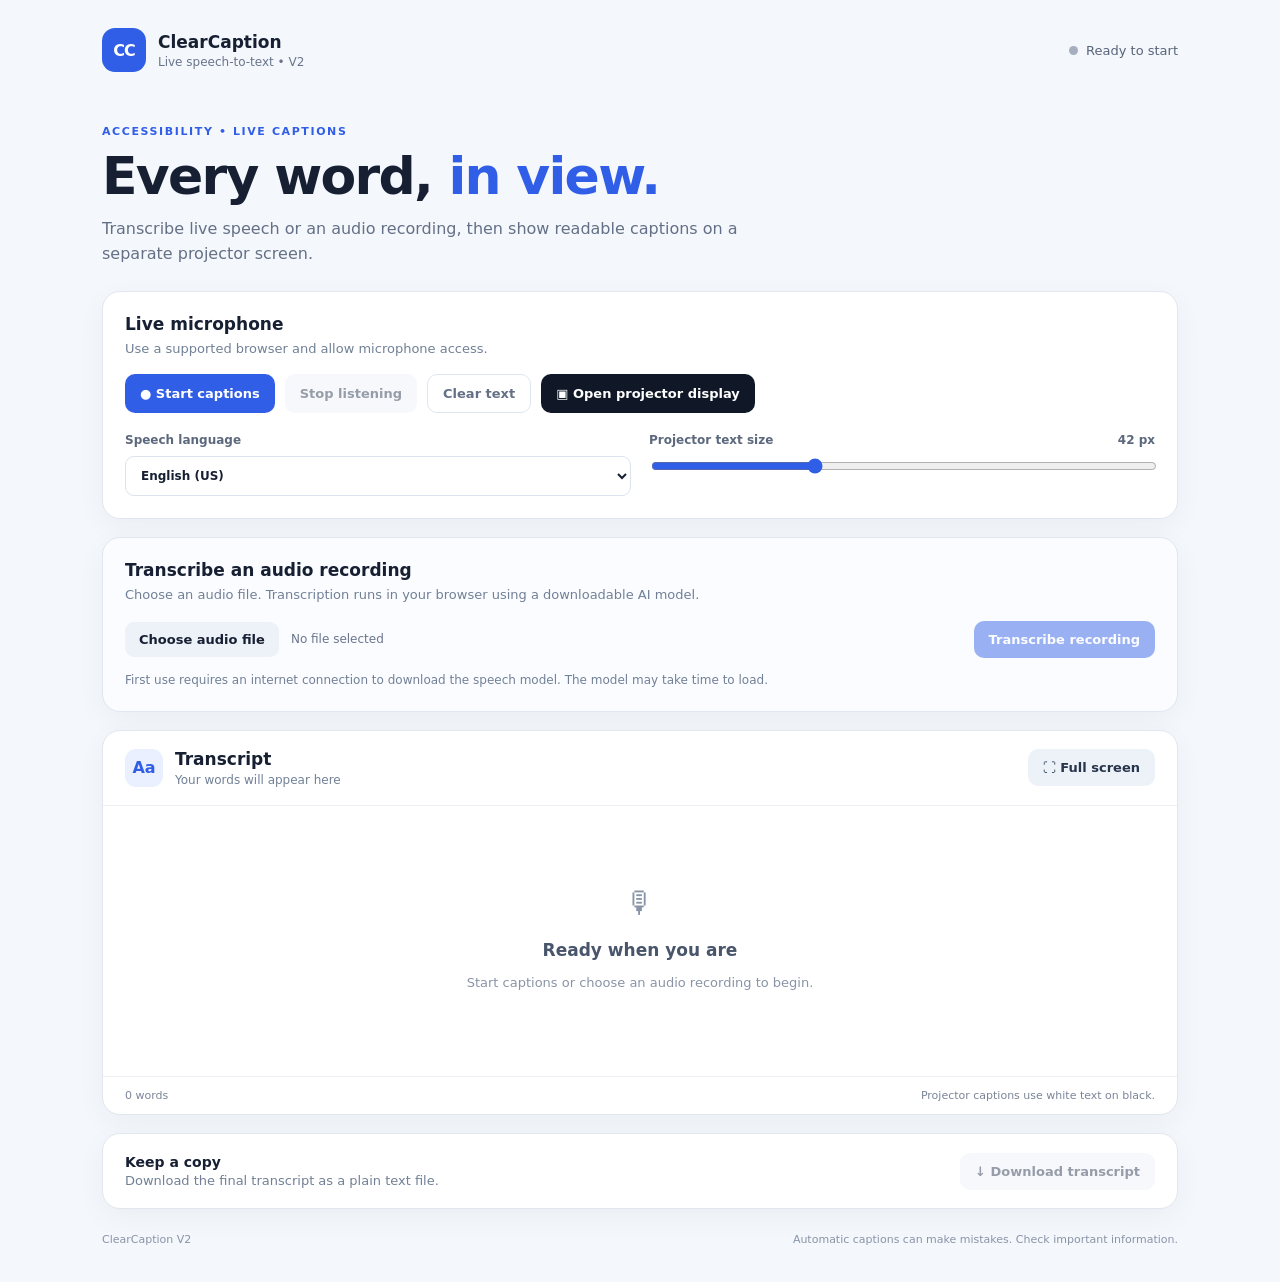
<file: index.html>
<!doctype html>
<html lang="en">
<head>
  <meta charset="utf-8">
  <meta name="viewport" content="width=device-width, initial-scale=1">
  <meta name="theme-color" content="#101827">
  <title>ClearCaption V2 — Live Speech to Text</title>
  <link rel="icon" type="image/svg+xml" href="CC.svg">
  <link rel="stylesheet" href="styles.css">
</head>
<body>
  <main class="app-shell">
    <header class="topbar">
      <a class="brand" href="#" aria-label="ClearCaption home">
        <span class="brand-mark" aria-hidden="true">CC</span>
        <span><strong>ClearCaption</strong><small>Live speech-to-text • V2</small></span>
      </a>
      <div class="live-indicator" id="liveIndicator"><span class="status-dot"></span><span id="statusText">Ready to start</span></div>
    </header>

    <section class="intro">
      <p class="eyebrow">ACCESSIBILITY • LIVE CAPTIONS</p>
      <h1>Every word, <span>in view.</span></h1>
      <p class="intro-copy">Transcribe live speech or an audio recording, then show readable captions on a separate projector screen.</p>
    </section>

    <section class="control-panel" aria-label="Caption controls">
      <div class="section-heading"><div><h2>Live microphone</h2><p>Use a supported browser and allow microphone access.</p></div></div>
      <div class="primary-controls">
        <button class="button button-primary" id="startBtn">● Start captions</button>
        <button class="button button-secondary" id="stopBtn" disabled>Stop listening</button>
        <button class="button button-quiet" id="clearBtn">Clear text</button>
        <button class="button button-projector" id="projectorBtn">▣ Open projector display</button>
      </div>
      <div class="settings-row">
        <label class="setting">
          <span>Speech language</span>
          <select id="languageSelect">
            <option value="en-US">English (US)</option>
            <option value="en-GB">English (UK)</option>
            <option value="en-NG">English (Nigeria)</option>
            <option value="fr-FR">French</option>
            <option value="es-ES">Spanish</option>
            <option value="pt-BR">Portuguese (Brazil)</option>
          </select>
        </label>
        <label class="setting text-size-setting">
          <span>Projector text size <strong id="fontSizeLabel">42 px</strong></span>
          <input id="fontSizeRange" type="range" min="28" max="72" value="42" step="2">
        </label>
      </div>
    </section>

    <section class="control-panel audio-panel" aria-label="Recorded audio transcription">
      <div class="section-heading"><div><h2>Transcribe an audio recording</h2><p>Choose an audio file. Transcription runs in your browser using a downloadable AI model.</p></div></div>
      <div class="upload-row">
        <label class="file-picker" for="audioFile">Choose audio file</label>
        <input id="audioFile" type="file" accept="audio/*,.wav,.mp3,.m4a,.ogg,.webm,.flac">
        <span id="fileName" class="file-name">No file selected</span>
        <button class="button button-primary" id="transcribeBtn" disabled>Transcribe recording</button>
      </div>
      <div class="progress-track" id="progressTrack" hidden><div id="progressBar"></div></div>
      <p class="small-note" id="audioStatus" role="status">First use requires an internet connection to download the speech model. The model may take time to load.</p>
    </section>

    <section class="caption-card" id="captionCard" aria-label="Live captions">
      <div class="caption-card-header">
        <div class="caption-heading"><span class="caption-icon" aria-hidden="true">Aa</span><div><h2>Transcript</h2><p id="captionSubhead">Your words will appear here</p></div></div>
        <button class="button button-secondary" id="fullscreenBtn" title="Toggle full screen">⛶ Full screen</button>
      </div>
      <div class="caption-output" id="captionOutput" aria-live="polite" aria-atomic="false">
        <p class="empty-state" id="emptyState"><span class="empty-mic" aria-hidden="true">🎙</span><strong>Ready when you are</strong><span>Start captions or choose an audio recording to begin.</span></p>
        <div id="finalTranscript" class="final-transcript"></div>
        <span id="interimTranscript" class="interim-transcript"></span>
      </div>
      <div class="caption-footer">
        <span id="wordCount">0 words</span>
        <span id="listeningHint">Projector captions use white text on black.</span>
      </div>
    </section>

    <section class="bottom-actions">
      <div><strong>Keep a copy</strong><p>Download the final transcript as a plain text file.</p></div>
      <button class="button button-secondary" id="downloadBtn" disabled>↓ Download transcript</button>
    </section>

    <aside class="notice" id="notice" role="status" hidden></aside>
    <footer class="footer"><span>ClearCaption V2</span><span>Automatic captions can make mistakes. Check important information.</span></footer>
  </main>
  <script src="app.js"></script>
</body>
</html>
</file>
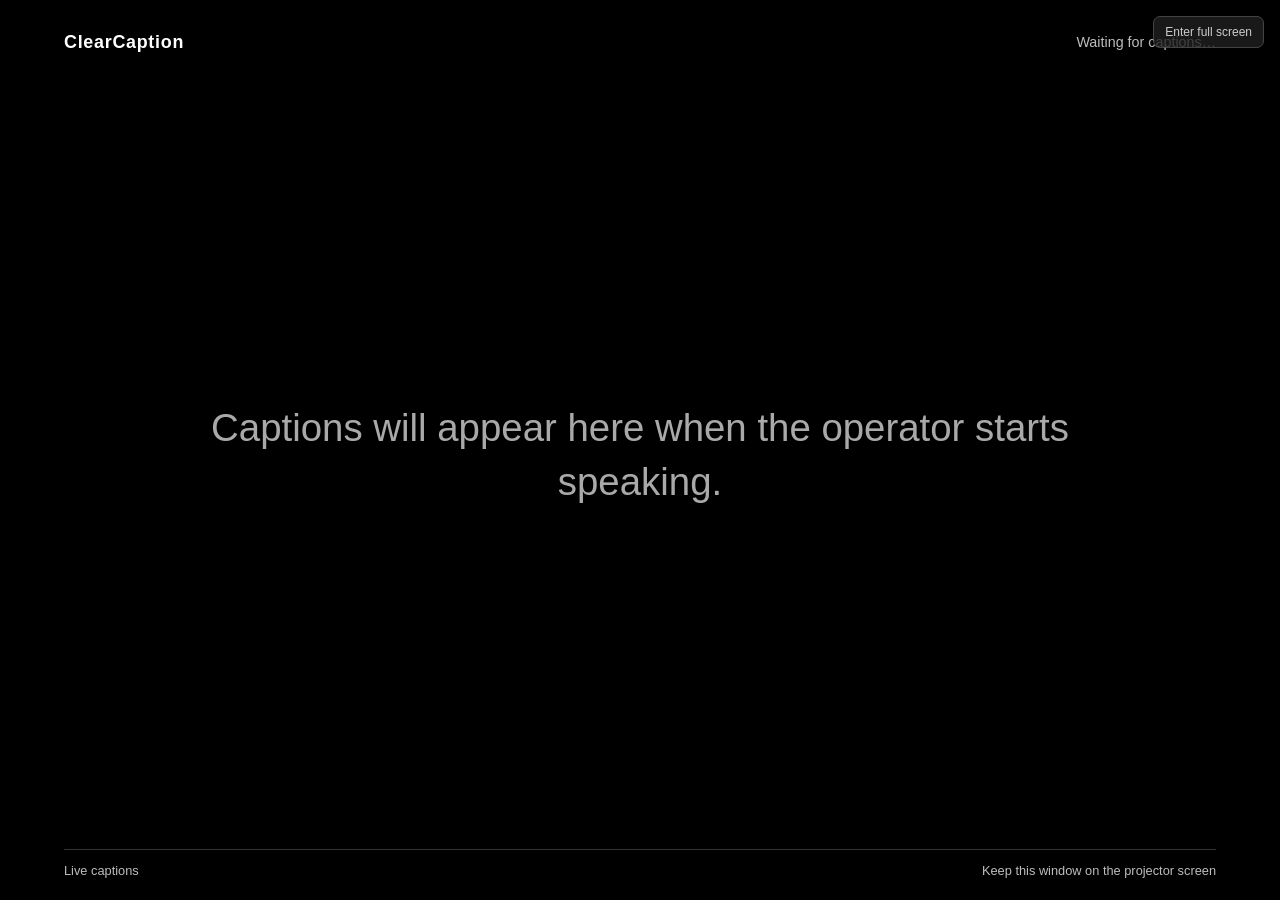
<file: display.html>
<!doctype html>
<html lang="en">
<head>
  <meta charset="utf-8">
  <meta name="viewport" content="width=device-width, initial-scale=1">
  <meta name="theme-color" content="#000000">
  <title>ClearCaption — Projector Display</title>
  <link rel="stylesheet" href="display.css">
</head>
<body>
  <main id="projector" class="projector">
    <header class="projector-header">
      <span class="projector-brand">ClearCaption</span>
      <span id="projectorStatus" class="projector-status">Waiting for captions…</span>
    </header>
    <section id="captionLines" class="caption-lines" aria-live="polite">
      <p class="projector-empty">Captions will appear here when the operator starts speaking.</p>
    </section>
    <footer class="projector-footer"><span>Live captions</span><span id="projectorHint">Keep this window on the projector screen</span></footer>
    <button id="projectorFullscreen" class="fullscreen-button" type="button">Enter full screen</button>
  </main>
  <script src="display.js"></script>
</body>
</html>
</file>
<file: styles.css>
*{box-sizing:border-box}
:root{font-family:Inter,ui-sans-serif,system-ui,-apple-system,BlinkMacSystemFont,"Segoe UI",sans-serif;color:#172033;background:#f4f7fb;font-synthesis:none}
body{margin:0;min-height:100vh}
button,input,select{font:inherit}
button{cursor:pointer}
button:disabled{opacity:.48;cursor:not-allowed}
.app-shell{max-width:1120px;margin:0 auto;padding:28px 22px 36px}
.topbar{display:flex;align-items:center;justify-content:space-between;gap:16px}
.brand{display:flex;align-items:center;gap:12px;text-decoration:none;color:inherit}
.brand-mark{display:grid;place-items:center;width:44px;height:44px;border-radius:13px;background:#315ee7;color:white;font-weight:800;letter-spacing:-1px}
.brand strong,.brand small{display:block}.brand strong{font-size:17px}.brand small{font-size:12px;color:#69758b;margin-top:3px}
.live-indicator{display:flex;align-items:center;gap:8px;font-size:13px;color:#58647a}
.status-dot{width:9px;height:9px;border-radius:50%;background:#a5afbf}
.live-indicator.active .status-dot{background:#16a56a;box-shadow:0 0 0 4px #d9f7e8}
.intro{padding:42px 0 24px}.eyebrow{font-size:11px;letter-spacing:1.6px;font-weight:800;color:#315ee7}
h1{font-size:clamp(32px,5vw,52px);letter-spacing:-1.7px;margin:8px 0 12px;line-height:1.05}
h1 span{color:#315ee7}.intro-copy{max-width:680px;color:#647086;line-height:1.6;margin:0}
.control-panel,.caption-card,.bottom-actions{background:white;border:1px solid #e1e7f0;border-radius:18px;box-shadow:0 8px 30px rgba(24,40,75,.045);margin-bottom:18px}
.control-panel{padding:22px}.section-heading{display:flex;justify-content:space-between;align-items:start;margin-bottom:16px}
h2{font-size:17px;margin:0 0 5px}.section-heading p,.bottom-actions p{font-size:13px;color:#718096;margin:0;line-height:1.5}
.primary-controls{display:flex;flex-wrap:wrap;gap:10px;margin-bottom:20px}
.button{border:0;border-radius:10px;padding:11px 15px;font-weight:700;font-size:13px;transition:transform .15s,background .15s}
.button:active{transform:translateY(1px)}.button-primary{background:#315ee7;color:#fff}.button-primary:hover{background:#244dcc}
.button-secondary{background:#edf1f8;color:#26344c}.button-quiet{background:transparent;color:#647086;border:1px solid #e0e6ef}.button-projector{background:#101827;color:#fff}
.settings-row{display:grid;grid-template-columns:repeat(2,minmax(0,1fr));gap:18px}
.setting{display:flex;flex-direction:column;gap:9px;font-size:12px;font-weight:700;color:#5c687d}
.setting select{width:100%;border:1px solid #dce3ee;border-radius:9px;padding:11px;background:#fff;color:#172033}
.setting input[type=range]{width:100%;accent-color:#315ee7}
.text-size-setting span{display:flex;justify-content:space-between}
.audio-panel{background:#fbfcff}.upload-row{display:flex;align-items:center;gap:12px;flex-wrap:wrap}
.file-picker{display:inline-flex;align-items:center;padding:10px 14px;border-radius:9px;background:#edf1f8;font-size:13px;font-weight:700;cursor:pointer}
#audioFile{position:absolute;width:1px;height:1px;overflow:hidden;clip:rect(0,0,0,0);white-space:nowrap}
.file-name{font-size:12px;color:#69758b;flex:1;min-width:130px;overflow-wrap:anywhere}
.small-note{font-size:12px;line-height:1.5;color:#718096;margin:13px 0 0}
.progress-track{height:7px;background:#e8edf6;border-radius:20px;overflow:hidden;margin-top:15px}.progress-track div{height:100%;width:0;background:#315ee7;transition:width .2s}
.caption-card{overflow:hidden}.caption-card-header{padding:18px 22px;border-bottom:1px solid #edf0f5;display:flex;justify-content:space-between;align-items:center;gap:12px}
.caption-heading{display:flex;align-items:center;gap:12px}.caption-heading h2{margin:0}.caption-heading p{margin:4px 0 0;font-size:12px;color:#718096}
.caption-icon{width:38px;height:38px;border-radius:11px;background:#eaf0ff;color:#315ee7;display:grid;place-items:center;font-weight:800}
.caption-output{min-height:270px;max-height:520px;overflow:auto;padding:28px;font-size:30px;line-height:1.55;background:#fff;overflow-wrap:anywhere}
.empty-state{display:flex;min-height:205px;flex-direction:column;justify-content:center;align-items:center;gap:10px;text-align:center;color:#8994a7;font-size:14px;margin:0}
.empty-state strong{color:#48556b;font-size:17px}.empty-mic{font-size:30px}.empty-state span:last-child{max-width:420px;font-size:13px;line-height:1.5}
.final-transcript{white-space:pre-wrap;color:#1c2638}.interim-transcript{color:#7184a8;font-style:italic}
.caption-footer{display:flex;justify-content:space-between;gap:12px;flex-wrap:wrap;padding:12px 22px;border-top:1px solid #edf0f5;color:#7a8598;font-size:11px}
.bottom-actions{display:flex;align-items:center;justify-content:space-between;gap:18px;padding:18px 22px}.bottom-actions strong{font-size:14px}
.notice{border-radius:10px;padding:12px 15px;margin-bottom:16px;background:#fff4d8;color:#785512;font-size:13px;line-height:1.5}.notice[hidden]{display:none}
.footer{display:flex;justify-content:space-between;gap:12px;color:#8994a7;font-size:11px;padding-top:6px}
@media(max-width:680px){.app-shell{padding:18px 13px 26px}.intro{padding-top:32px}.settings-row{grid-template-columns:1fr}.control-panel{padding:17px}.caption-output{padding:20px;min-height:230px}.caption-card-header,.caption-footer{padding-left:16px;padding-right:16px}.bottom-actions{align-items:flex-start;flex-direction:column}.footer{flex-direction:column}.live-indicator{font-size:11px}}
</file>
<file: display.css>
*{box-sizing:border-box}
:root{color-scheme:dark;font-family:Arial,Helvetica,sans-serif;background:#000;color:#fff}
html,body{margin:0;width:100%;height:100%;background:#000}
body{overflow:hidden}
.projector{height:100vh;width:100vw;background:#000;color:#fff;display:flex;flex-direction:column;padding:3.5vh 5vw 2.5vh;position:relative}
.projector-header,.projector-footer{display:flex;align-items:center;justify-content:space-between;gap:16px;color:#bdbdbd;font-size:clamp(12px,1.4vw,20px)}
.projector-brand{font-weight:700;letter-spacing:.04em;color:#fff}.projector-status{font-size:.8em}
.caption-lines{flex:1;display:flex;flex-direction:column;justify-content:flex-end;gap:.55em;overflow:hidden;padding:4vh 0 3vh}
.caption-line{font-size:var(--caption-size,42px);line-height:1.28;font-weight:600;letter-spacing:.005em;overflow-wrap:anywhere;white-space:pre-wrap}
.caption-line.old{color:#c9c9c9}.caption-line.latest{color:#fff}.caption-line.interim{color:#b8d2ff;font-style:italic}
.projector-empty{margin:auto;text-align:center;color:#a9a9a9;font-size:clamp(20px,3vw,44px);line-height:1.4;max-width:900px}
.projector-footer{border-top:1px solid #333;padding-top:1.4vh;font-size:clamp(11px,1vw,15px)}
.fullscreen-button{position:absolute;right:16px;top:16px;background:#202020;color:#fff;border:1px solid #555;border-radius:7px;padding:8px 11px;font-size:12px;opacity:.8}
.fullscreen-button:hover{opacity:1}
@media print{.fullscreen-button{display:none}}
</file>
